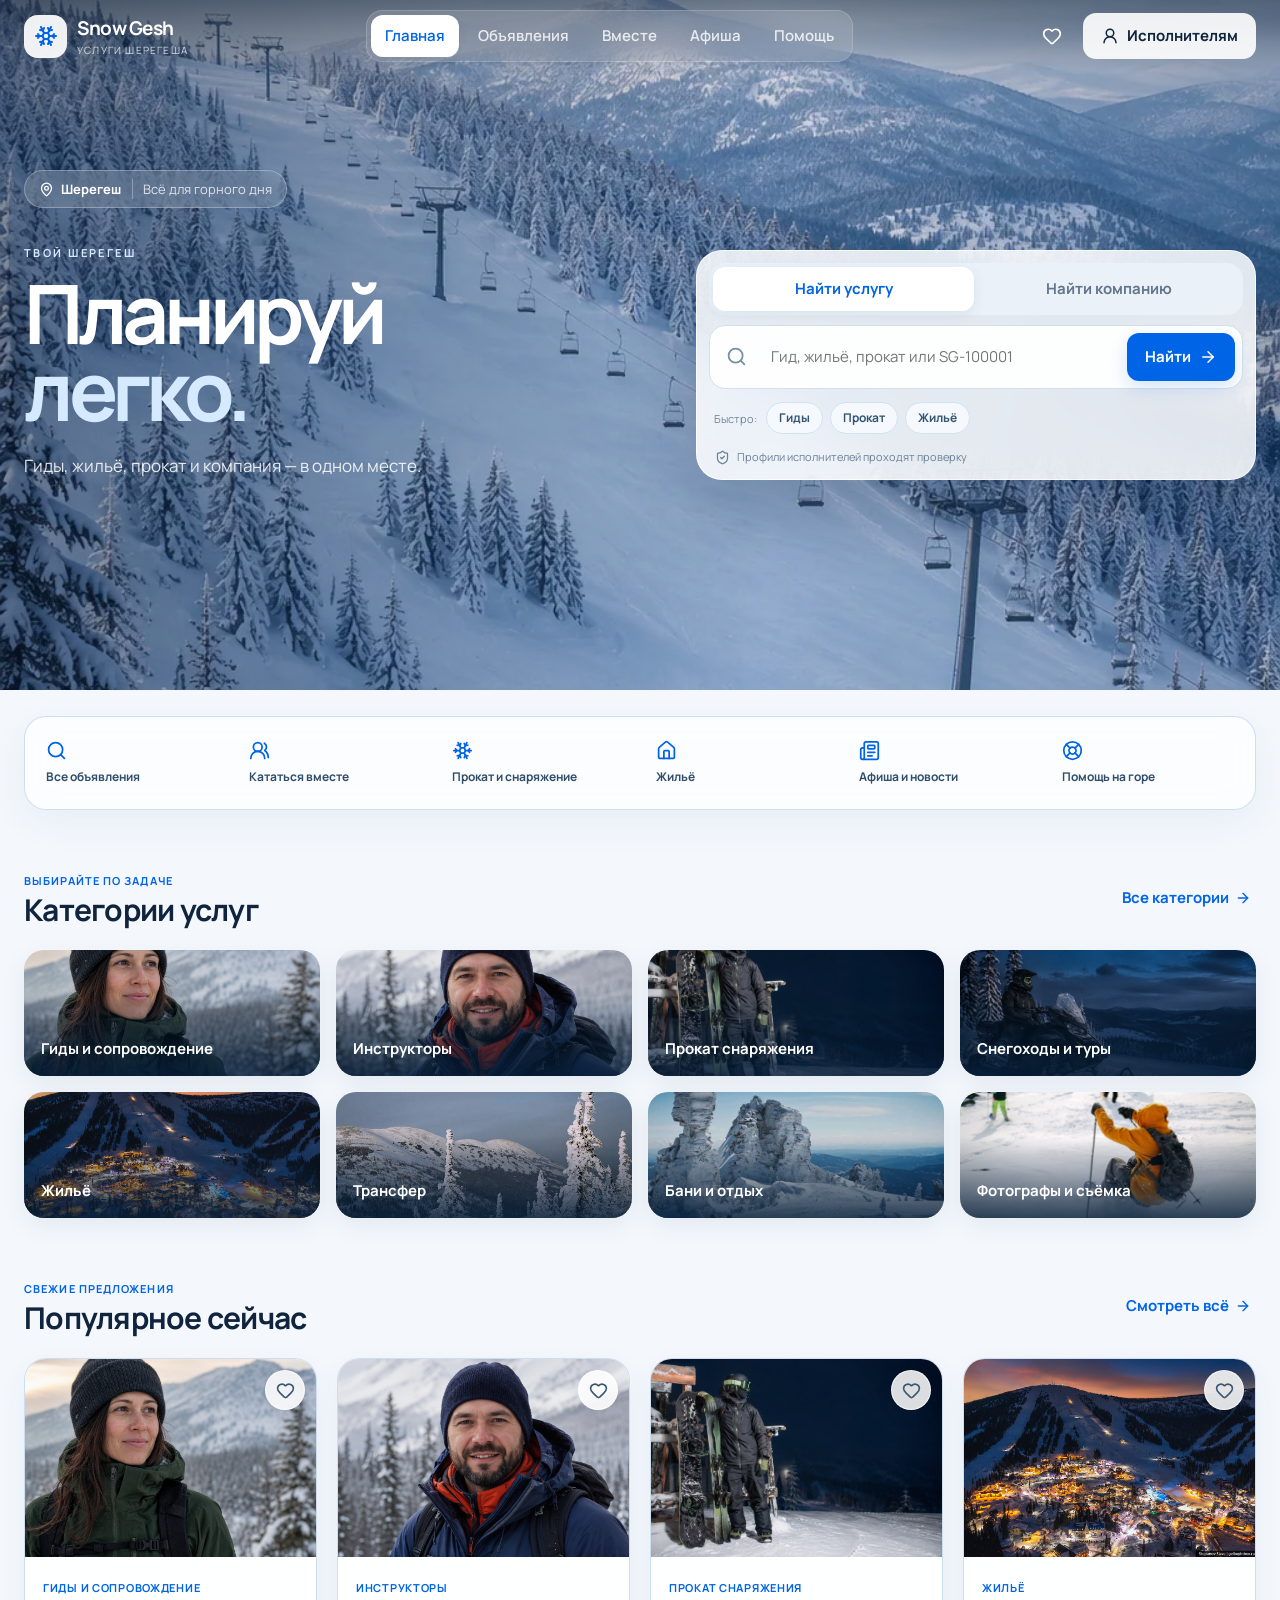
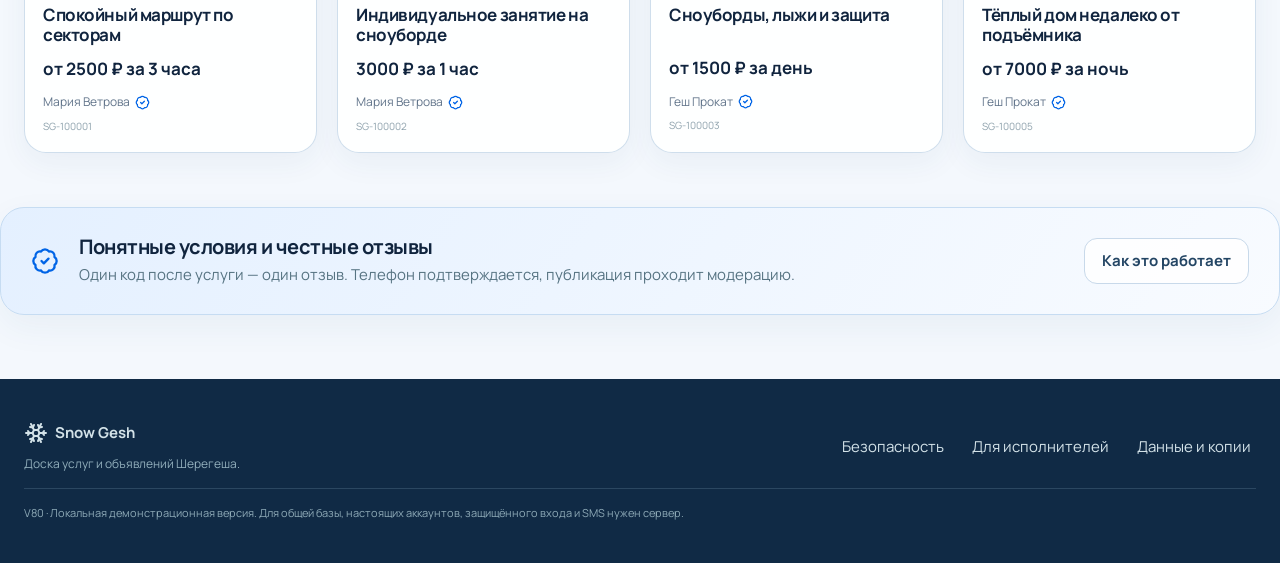
<file: index.html>
<!doctype html>
<html lang="ru">
  <head>
    <meta charset="UTF-8" />
    <meta name="viewport" content="width=device-width, initial-scale=1.0, viewport-fit=cover" />
    <meta name="theme-color" content="#f4f8fd" />
    <meta name="description" content="Snow Gesh — гиды, жильё, прокат, компания для катания и афиша Шерегеша." />
    <link rel="icon" href="/favicon.svg" type="image/svg+xml" />
    <link rel="manifest" href="/manifest.webmanifest" />
    <link rel="apple-touch-icon" href="/icon-192.png" />
    <link rel="preload" href="/fonts/manrope-regular.ttf" as="font" type="font/ttf" crossorigin />
    <title>Snow Gesh — услуги и объявления Шерегеша</title>
    <script type="module" crossorigin src="/assets/index-ClW9JQYZ.js"></script>
    <link rel="stylesheet" crossorigin href="/assets/index-DySywuD0.css">
  </head>
  <body>
    <div id="root"></div>
  </body>
</html>
</file>
<file: assets/index-DySywuD0.css>
@font-face{font-family:Manrope;src:url(/fonts/manrope-regular.ttf) format("truetype");font-weight:400;font-display:swap}@font-face{font-family:Manrope;src:url(/fonts/manrope-semibold.ttf) format("truetype");font-weight:600;font-display:swap}@font-face{font-family:Manrope;src:url(/fonts/manrope-bold.ttf) format("truetype");font-weight:700 800;font-display:swap}*{box-sizing:border-box}html{scroll-behavior:smooth}body{margin:0;min-width:320px;background:#edf5f8;color:#17384a;font-family:Manrope,-apple-system,BlinkMacSystemFont,Segoe UI,sans-serif;font-size:15px;line-height:1.55}button,input,textarea,select{font:inherit}button,a{-webkit-tap-highlight-color:transparent}button{cursor:pointer}button:disabled{cursor:not-allowed;opacity:.5}a{color:inherit;text-decoration:none}img{display:block;max-width:100%}h1,h2,h3,p{margin-top:0}h1,h2,h3{line-height:1.16;letter-spacing:-.025em}button:focus-visible,a:focus-visible,input:focus-visible,textarea:focus-visible,select:focus-visible{outline:3px solid #56b9e5;outline-offset:3px}.app-shell{min-height:100vh}.skip-link{position:fixed;top:-100px;left:16px;z-index:1000;background:#fff;padding:12px}.skip-link:focus{top:12px}.site-header{height:76px;display:flex;align-items:center;gap:34px;padding:0 max(24px,calc((100vw - 1240px)/2));background:#f8fcfef0;border-bottom:1px solid #dce9ef;position:sticky;top:0;z-index:40;-webkit-backdrop-filter:blur(16px);backdrop-filter:blur(16px)}.brand{display:flex;align-items:center;gap:10px;border:0;background:none;color:#153f58;padding:0;text-align:left;flex-shrink:0}.brand-mark{display:grid;place-items:center;width:43px;height:43px;background:#168abb;color:#fff;border-radius:13px}.brand strong{display:block;font-size:19px;letter-spacing:-.04em}.brand small{display:block;font-size:10px;text-transform:uppercase;letter-spacing:.12em;color:#6d8a99}.desktop-nav{display:flex;gap:5px;margin:auto}.desktop-nav button{border:0;background:none;padding:10px 13px;color:#577181;border-radius:10px;font-weight:600}.desktop-nav button.active{color:#087ba9;background:#e4f3fa}.header-actions{display:flex;align-items:center;gap:9px}.header-favorite{position:relative;border:0;background:none;display:grid;place-items:center;width:44px;height:44px;color:#31566b}.header-favorite span{position:absolute;right:1px;top:1px;background:#087ba9;color:#fff;min-width:17px;height:17px;border-radius:9px;font-size:10px;display:grid;place-items:center}.button{min-height:44px;border-radius:11px;border:1px solid transparent;padding:10px 17px;display:inline-flex;align-items:center;justify-content:center;gap:8px;font-weight:700;transition:background .18s,transform .18s}.button:active{transform:translateY(1px)}.button.primary{background:#087fae;color:#fff}.button.primary:hover{background:#066d96}.button.secondary{background:#fff;border-color:#cfdee6;color:#274d62}.button.danger{background:#d84949;color:#fff}.button.full{width:100%}.account-button{background:#e6f2f7;color:#20536d}.mobile-menu-button{display:none;width:44px;height:44px;border:0;background:none;color:#234f66}.mobile-menu{display:none}.offline-banner{background:#fff0c9;padding:8px;text-align:center;font-size:13px;display:flex;align-items:center;justify-content:center;gap:8px}.hero{min-height:510px;background:linear-gradient(90deg,#e6f5fbf7,#e4f4fbd6 42%,#e5f4f92e),url(/media/sheregesh-static-ice-morning.webp) center 47% / cover no-repeat;display:flex;align-items:center}.hero-inner{width:min(1240px,calc(100% - 48px));margin:auto;padding:58px 0 68px}.weather-pill{display:inline-flex;align-items:center;gap:7px;background:#ffffffd1;padding:7px 12px;border-radius:8px;font-weight:700;font-size:13px}.weather-pill span{font-weight:500;color:#69828f;border-left:1px solid #c7d8df;margin-left:4px;padding-left:10px}.hero h1{font-size:clamp(42px,5vw,68px);margin:24px 0 15px;color:#123e57;letter-spacing:-.055em}.hero h1 em{font-style:normal;color:#0c89b9}.hero-inner>p{font-size:18px;color:#4a697a;margin-bottom:28px}.hero-search{display:flex;align-items:center;gap:12px;background:#fff;padding:8px 8px 8px 18px;border-radius:16px;box-shadow:0 12px 45px #1b516b21;max-width:720px}.hero-search>svg{color:#75909e;flex-shrink:0}.hero-search input{border:0;outline:0;flex:1;min-width:0;height:48px;color:#17384a}.hero-note{display:flex;align-items:center;gap:7px;margin-top:16px;font-size:12px;color:#547180}.quick-section,.home-section,.page-section,.detail-page,.profile-page,.cabinet-page,.admin-page{width:min(1240px,calc(100% - 48px));margin-left:auto;margin-right:auto}.quick-section{margin-top:-25px;position:relative;z-index:2}.quick-grid{display:grid;grid-template-columns:repeat(6,1fr);background:#fff;border:1px solid #e1ebef;border-radius:16px;padding:10px;box-shadow:0 12px 30px #1d485e14}.quick-grid button{border:0;background:#fff;min-height:76px;padding:12px;display:flex;flex-direction:column;align-items:flex-start;justify-content:center;gap:7px;color:#2e586e;border-right:1px solid #e7eef2;position:relative;text-align:left;font-size:12px;font-weight:700}.quick-grid button:last-child{border:0}.quick-grid button>svg:first-child{color:#1189b7}.quick-grid button>svg:last-child{display:none}.quick-grid button:hover{background:#f0f8fb}.home-section{padding:52px 0 0}.section-row{display:flex;align-items:center;justify-content:space-between;gap:20px;margin-bottom:22px}.section-row h2{margin:2px 0 0;font-size:27px}.section-row p{margin:5px 0 0;color:#6a8492}.section-kicker{display:inline-flex;align-items:center;gap:6px;color:#1281aa;text-transform:uppercase;letter-spacing:.1em;font-size:11px;font-weight:800}.text-button{border:0;background:none;color:#087fae;display:inline-flex;align-items:center;gap:6px;font-weight:700;min-height:44px;padding:5px}.category-grid{display:grid;grid-template-columns:repeat(4,1fr);gap:14px}.category-grid button{height:112px;position:relative;overflow:hidden;border:0;border-radius:13px;padding:0;background:#d9e9ef}.category-grid img{width:100%;height:100%;-o-object-fit:cover;object-fit:cover;transition:transform .25s}.category-grid button:after{content:"";position:absolute;inset:35% 0 0;background:linear-gradient(transparent,#092635cc)}.category-grid span{position:absolute;z-index:1;bottom:13px;left:14px;color:#fff;font-weight:700;text-align:left}.category-grid button:hover img{transform:scale(1.035)}.ad-grid{display:grid;grid-template-columns:repeat(4,1fr);gap:18px}.ad-card{background:#fff;border:1px solid #dfe9ee;border-radius:15px;overflow:hidden;position:relative;min-width:0}.ad-image{display:block;border:0;padding:0;width:100%;height:188px;background:#dce8ed;position:relative}.ad-image img{width:100%;height:100%;-o-object-fit:cover;object-fit:cover}.favorite-button{position:absolute;right:11px;top:11px;width:40px;height:40px;border:0;border-radius:50%;background:#fffffff0;color:#49697b;display:grid;place-items:center}.favorite-button.active{color:#0785b5}.ad-card-content{display:block;text-align:left;border:0;background:none;width:100%;padding:16px}.ad-category{font-size:11px;text-transform:uppercase;letter-spacing:.065em;font-weight:800;color:#2184aa}.ad-card h3{font-size:17px;margin:7px 0 11px;min-height:39px}.ad-price{display:block;font-size:17px;color:#123f58;margin-bottom:11px}.ad-provider{display:flex;align-items:center;gap:5px;color:#5b7684;font-size:12px}.ad-provider svg{color:#0c94c3}.ad-card-content>small{display:block;color:#8ca0ab;font-size:10px;margin-top:7px}.checking-label{position:absolute;left:10px;top:10px;background:#fff2c9;color:#755814;font-size:11px;padding:5px 8px;border-radius:6px;font-weight:700}.trust-strip{margin:54px 0 64px;background:#dceef5;border-radius:16px;padding:27px 30px;display:flex;align-items:center;gap:20px}.trust-strip>svg{color:#0a88b5;flex-shrink:0}.trust-strip h2{font-size:20px;margin-bottom:5px}.trust-strip p{margin:0;color:#567382}.trust-strip .button{margin-left:auto;flex-shrink:0}.page-section,.detail-page,.profile-page,.cabinet-page,.admin-page{padding-top:42px;padding-bottom:70px;min-height:65vh}.page-heading{max-width:750px;margin-bottom:28px}.page-heading h1{font-size:38px;margin:8px 0 10px}.page-heading p{color:#617d8b;font-size:16px;margin:0}.catalog-tools{display:grid;grid-template-columns:1fr 235px 190px;gap:10px;background:#fff;padding:12px;border:1px solid #dce8ed;border-radius:14px}.search-field{display:flex;align-items:center;gap:10px;background:#fff;border:1px solid #ccdde5;border-radius:10px;padding:0 13px;min-height:46px}.search-field svg{color:#73909e;flex-shrink:0}.search-field input{border:0;outline:0;min-width:0;width:100%;height:44px}input,textarea,select{border:1px solid #cbdde5;border-radius:9px;background:#fff;color:#17384a;padding:11px 12px;min-height:44px;width:100%}textarea{resize:vertical}select{cursor:pointer}.results-line{display:flex;justify-content:space-between;align-items:center;padding:20px 0;color:#6b8390;font-size:13px}.results-line button{display:flex;align-items:center;gap:4px;background:none;border:0;color:#087fae}.split-heading{display:flex;align-items:center;justify-content:space-between;gap:25px}.split-heading .button{flex-shrink:0}.companion-list{display:grid;grid-template-columns:repeat(2,1fr);gap:18px}.companion-card{background:#fff;border:1px solid #dce8ed;border-radius:15px;padding:24px}.companion-top{display:flex;justify-content:space-between;align-items:center}.ad-number{font-size:11px;color:#7f96a1;letter-spacing:.05em}.companion-card h2{font-size:21px;margin:12px 0 9px}.companion-card>p{color:#5d7886}.companion-meta{display:grid;grid-template-columns:1fr 1fr;gap:9px;margin:18px 0;color:#466878;font-size:13px}.companion-meta span{display:flex;align-items:center;gap:7px}.contact-area{padding-top:15px;border-top:1px solid #e2ebef}.contact-buttons{display:flex;flex-wrap:wrap;gap:8px}.contact-copy{display:flex;flex-wrap:wrap;gap:8px;margin-top:10px}.contact-copy button{border:0;background:none;color:#587685;display:flex;gap:5px;align-items:center;padding:4px 0;font-size:12px}.news-grid{display:grid;grid-template-columns:1fr 1fr;gap:22px}.news-card{background:#fff;border:1px solid #dce8ed;border-radius:15px;overflow:hidden}.news-card>img{width:100%;height:250px;-o-object-fit:cover;object-fit:cover}.news-card>div{padding:23px}.news-card h2{margin:11px 0;font-size:23px}.news-card p{color:#587483}.news-card small{display:flex;align-items:center;gap:6px;flex-wrap:wrap;color:#738b97}.badge{display:inline-block;background:#e1f1f8;color:#11799f;font-size:11px;font-weight:800;padding:4px 8px;border-radius:5px}.empty-state{text-align:center;padding:55px 20px;color:#6b8490;background:#ffffff80;border-radius:16px}.empty-state>svg{width:38px;height:38px;color:#67a9c4}.empty-state h2{color:#264e63;margin:15px 0 8px}.empty-state .button{margin-top:12px}.back-button{display:inline-flex;align-items:center;gap:7px;background:none;border:0;color:#4e7183;min-height:44px;padding:0;margin-bottom:18px}.detail-layout{display:grid;grid-template-columns:minmax(0,1.15fr) minmax(350px,.85fr);gap:34px}.detail-main-image{height:500px;border-radius:18px;overflow:hidden;position:relative;background:#dce9ef}.detail-main-image>img{width:100%;height:100%;-o-object-fit:cover;object-fit:cover}.gallery-arrow{position:absolute;top:50%;width:44px;height:44px;border-radius:50%;border:0;background:#ffffffe6;display:grid;place-items:center;color:#234d63}.gallery-arrow.left{left:14px}.gallery-arrow.right{right:14px}.thumbnails{display:flex;gap:8px;margin-top:10px;overflow:auto}.thumbnails button{width:75px;height:60px;flex-shrink:0;padding:0;border:2px solid transparent;border-radius:8px;overflow:hidden;background:none}.thumbnails button.active{border-color:#118bb8}.thumbnails img{width:100%;height:100%;-o-object-fit:cover;object-fit:cover}.detail-info{background:#fff;border:1px solid #dce8ed;border-radius:18px;padding:28px;align-self:start}.detail-info h1{font-size:31px;margin:8px 0 14px}.detail-price{display:block;font-size:24px;margin-bottom:20px}.detail-description{color:#506f7f;white-space:pre-line}.detail-meta{display:flex;flex-direction:column;gap:6px;font-size:12px;color:#77909d;margin:18px 0}.detail-meta span{display:flex;align-items:center;gap:6px}.detail-provider{border:0;border-top:1px solid #e0eaef;border-bottom:1px solid #e0eaef;background:none;width:100%;padding:15px 0;display:flex;align-items:center;gap:12px;text-align:left}.detail-provider img{width:46px;height:46px;border-radius:50%;-o-object-fit:cover;object-fit:cover}.detail-provider span{flex:1}.detail-provider strong,.detail-provider small{display:block}.detail-provider small{color:#728996;font-size:11px}.detail-provider>svg{color:#0b8eb9}.rating-line{display:flex;align-items:center;gap:8px;margin:12px 0}.rating-line>span:last-child{font-size:12px;color:#708995}.stars{display:inline-flex;color:#e6a92c;gap:1px;align-items:center}.stars-input{gap:4px}.stars-input button{border:0;background:none;color:inherit;padding:3px;min-width:38px;min-height:38px}.detail-secondary{display:flex;flex-wrap:wrap;gap:7px;margin:12px 0}.detail-secondary .button{font-size:12px;padding:8px 11px}.safety-note{display:flex;align-items:flex-start;gap:8px;color:#68808c;font-size:12px;margin:15px 0 0}.safety-note svg{flex-shrink:0;margin-top:2px}.public-profile-head{background:#fff;border:1px solid #dce8ed;border-radius:17px;padding:26px;display:flex;gap:22px;align-items:center}.public-profile-head>img{width:110px;height:110px;border-radius:50%;-o-object-fit:cover;object-fit:cover}.public-profile-head>div{flex:1}.public-profile-head h1{margin:8px 0;font-size:33px}.public-profile-head p{color:#5f7c8b;margin-bottom:4px}.profile-page>.contact-area{background:#fff;padding:18px 24px;margin:12px 0 35px;border-radius:13px}.profile-reviews{margin-bottom:35px}.review{background:#fff;border-bottom:1px solid #dfe9ee;padding:18px 0}.review>div{display:flex;align-items:center;gap:10px;flex-wrap:wrap}.review small{display:flex;align-items:center;gap:4px;color:#67818e}.review p{margin:10px 0 0}.review blockquote{margin:12px 0 0;background:#edf6f9;padding:12px;border-radius:8px;color:#506e7d}.status{display:inline-flex;align-items:center;border-radius:5px;padding:4px 7px;font-size:10px;font-weight:800;background:#e6eef2;color:#55717f}.status.approved{background:#dff3e9;color:#21734d}.status.pending,.status.changes{background:#fff0c8;color:#806014}.status.blocked,.status.rejected{background:#fde4e4;color:#a23b3b}.help-grid{display:grid;grid-template-columns:1fr 1fr;gap:16px}.help-grid article{background:#fff;border:1px solid #dce8ed;border-radius:14px;padding:24px}.help-grid article>svg{color:#0b88b5}.help-grid h2{font-size:19px;margin:13px 0 8px}.help-grid p{color:#5c7785;margin:0}.emergency-card{background:#173f54;color:#fff;border-radius:15px;padding:24px 28px;display:flex;align-items:center;justify-content:space-between;margin-bottom:22px}.emergency-card span,.emergency-card strong{display:block}.emergency-card strong{font-size:34px}.emergency-card p{margin:5px 0 0;color:#c4d8e1}.help-links{display:flex;gap:10px;margin-top:22px}.account-guest{max-width:960px}.account-actions{background:#fff;border:1px solid #dce8ed;border-radius:16px;padding:28px;text-align:center}.account-actions .button{margin:auto}.account-actions p{margin:10px 0 0;color:#728b97;font-size:12px}.account-benefits{display:grid;grid-template-columns:repeat(3,1fr);gap:15px;margin:18px 0}.account-benefits>span{background:#e2f0f5;padding:22px;border-radius:13px;color:#5f7a88}.account-benefits svg{display:block;color:#1186b0;margin-bottom:12px}.account-benefits strong{display:block;color:#20485d;margin-bottom:5px}.account-secondary{display:flex;gap:10px}.account-secondary button{border:0;background:none;display:flex;gap:7px;align-items:center;color:#527586;min-height:44px}.modal-backdrop{position:fixed;inset:0;background:#0b23309e;z-index:100;display:flex;align-items:center;justify-content:center;padding:25px}.modal{background:#f7fbfd;width:min(540px,100%);max-height:90vh;border-radius:17px;overflow:hidden;box-shadow:0 24px 80px #0003;display:flex;flex-direction:column}.modal-wide{width:min(960px,100%)}.modal>header{display:flex;align-items:center;justify-content:space-between;padding:18px 22px;border-bottom:1px solid #dbe8ed;background:#fff}.modal>header h2{margin:0;font-size:20px}.icon-button{width:44px;height:44px;border:0;background:none;display:grid;place-items:center;color:#4c6c7d}.modal-content{padding:24px;overflow:auto}.form-grid{display:grid;gap:15px}.form-grid label{display:grid;gap:6px;font-weight:700;font-size:12px;color:#365a6c}.form-grid label small{font-weight:400;color:#738b97}.form-two{display:grid;grid-template-columns:1fr 1fr;gap:12px}.form-error{background:#fde8e8;color:#a03737;padding:10px 12px;border-radius:8px;margin:0}.local-notice{background:#eaf4f8;border:1px solid #d3e6ee;border-radius:9px;padding:12px 14px;color:#557281;font-size:12px;display:flex;gap:7px;align-items:flex-start}.local-notice svg{flex-shrink:0}.success-message{color:#23724e;background:#e0f3e9;padding:10px;border-radius:8px;display:flex;gap:7px;align-items:center}.segmented{display:grid;grid-template-columns:1fr 1fr;background:#e5eff3;padding:4px;border-radius:10px;margin-bottom:15px}.segmented button{border:0;background:none;min-height:40px;border-radius:8px;color:#5e7987;font-weight:700}.segmented button.active{background:#fff;color:#0b7fa9;box-shadow:0 2px 7px #143d5014}.auth-layout{display:grid;grid-template-columns:.8fr 1.2fr;gap:30px}.auth-intro h1{font-size:29px;margin:12px 0}.auth-intro p{color:#5f7c8b}.auth-steps{display:flex;flex-wrap:wrap;align-items:center;gap:8px;font-size:11px;color:#587684}.auth-steps span{display:flex;align-items:center;gap:5px}.auth-steps b{display:grid;place-items:center;width:23px;height:23px;background:#dff0f7;border-radius:50%;color:#087ea8}.input-icon{position:relative}.input-icon svg{position:absolute;left:12px;top:13px;color:#79929e}.input-icon input{padding-left:39px}.inline-field{display:flex;gap:7px}.inline-field .button{flex-shrink:0}.contact-fields{border:1px solid #d9e7ed;border-radius:11px;padding:15px;display:grid;gap:12px}.contact-fields legend{font-weight:800;padding:0 6px}.contact-fields>small{color:#698490}.settings-content{display:grid;gap:12px}.toast{position:fixed;bottom:25px;left:50%;transform:translate(-50%);z-index:200;background:#173f54;color:#fff;padding:13px 18px;border-radius:11px;box-shadow:0 8px 35px #0003;display:flex;align-items:center;gap:9px;max-width:calc(100% - 30px);font-size:13px}.cabinet-head{display:flex;align-items:center;gap:22px;background:#fff;padding:25px;border:1px solid #dce8ed;border-radius:16px}.cabinet-head>img{width:92px;height:92px;-o-object-fit:cover;object-fit:cover;border-radius:50%}.cabinet-head>div{flex:1}.cabinet-head h1{margin:7px 0;font-size:30px}.cabinet-head p{color:#607c8a;margin-bottom:6px}.cabinet-rating{display:flex;align-items:center;gap:7px}.cabinet-rating>span:last-child{font-size:12px;color:#6b8390}.cabinet-tabs,.admin-tabs{display:flex;gap:6px;margin:20px 0;overflow:auto;padding-bottom:3px}.cabinet-tabs button,.admin-tabs button{border:1px solid #d7e5eb;background:#fff;min-height:44px;padding:9px 14px;border-radius:9px;display:flex;align-items:center;gap:7px;white-space:nowrap;color:#557483}.cabinet-tabs button.active,.admin-tabs button.active{background:#0c83ae;color:#fff;border-color:#0c83ae}.cabinet-ads{display:grid;gap:12px}.cabinet-ads>article{display:grid;grid-template-columns:130px 1fr;background:#fff;border:1px solid #dce8ed;border-radius:13px;overflow:hidden}.cabinet-ads>article>img{width:130px;height:100%;-o-object-fit:cover;object-fit:cover}.cabinet-ad-body{padding:16px}.cabinet-ad-body h3{margin:8px 0;font-size:18px}.cabinet-ad-body>strong{display:block}.cabinet-ad-body small{display:flex;align-items:center;gap:5px;color:#718995;margin:7px 0}.cabinet-ad-actions{display:flex;flex-wrap:wrap;gap:5px}.cabinet-ad-actions button{border:0;background:#e9f3f7;color:#365e72;padding:7px 9px;border-radius:7px;display:flex;align-items:center;gap:4px;font-size:11px;min-height:34px}.code-list{display:flex;flex-wrap:wrap;gap:10px;margin-bottom:30px}.code-list>span{background:#fff;border:1px solid #d8e7ed;border-radius:9px;padding:10px 15px;display:flex;flex-direction:column}.code-list>span.used{opacity:.55}.code-list strong{letter-spacing:.14em}.code-list small{font-size:10px;color:#6c8490}.reply-form{display:flex;gap:7px;margin-top:12px}.reply-form .button{flex-shrink:0}.profile-editor{background:#fff;padding:24px;border-radius:14px;max-width:700px}.profile-editor dl>div{display:flex;justify-content:space-between;padding:11px 0;border-bottom:1px solid #e3edf1;gap:15px}.profile-editor dt{color:#728a96}.profile-editor dd{margin:0;text-align:right;overflow-wrap:anywhere}.logout-button{margin-top:20px}.admin-role{display:flex;align-items:center;gap:10px;margin-top:16px;font-size:12px;font-weight:700}.admin-role select{width:auto;min-width:170px}.admin-stats{display:grid;grid-template-columns:repeat(3,1fr);gap:12px}.admin-stats>span{background:#fff;padding:17px;border-radius:11px;display:flex;align-items:center;gap:9px;color:#5c7886}.admin-stats b{font-size:24px;color:#173f54}.admin-list{display:grid;gap:12px}.admin-list>article{background:#fff;border:1px solid #dce8ed;border-radius:12px;padding:19px;display:flex;align-items:center;justify-content:space-between;gap:20px}.admin-list h3{margin:8px 0;font-size:18px}.admin-list p{margin:5px 0;color:#5a7785}.admin-list small{color:#748b97}.admin-actions{display:flex;gap:7px;flex-wrap:wrap;justify-content:flex-end}.admin-reason{background:#fff0d0;padding:8px;border-radius:6px}.admin-news-form{background:#fff;padding:20px;border-radius:12px;margin-bottom:18px}.history-list{display:grid;gap:8px}.history-list article{background:#fff;padding:14px 17px;border-radius:10px;display:flex;gap:12px}.history-list p{margin:4px 0;color:#607c89}.history-list small{color:#7a909b}.qr-view{text-align:center}.qr-view img{margin:10px auto 18px;max-width:280px;width:100%;border:1px solid #d5e5ec;border-radius:12px}.qr-view p{color:#627e8c}.qr-view .button{margin:4px}footer{background:#173c50;color:#d3e2e8;padding:34px max(24px,calc((100vw - 1240px)/2));display:grid;grid-template-columns:1fr auto;gap:15px}.footer-brand{display:grid;grid-template-columns:auto 1fr;align-items:center;gap:7px}.footer-brand p{grid-column:1/-1;margin:3px 0 0;color:#91aebb;font-size:12px}footer>div:nth-child(2){display:flex;gap:18px}footer button{border:0;background:none;color:#d3e2e8;padding:5px}footer>p{grid-column:1/-1;border-top:1px solid #315467;padding-top:15px;margin:0;color:#8eaab7;font-size:11px}.bottom-nav{display:none}@media(max-width:1024px){.site-header{padding:0 24px;gap:20px}.desktop-nav button{padding:9px}.ad-grid,.quick-grid{grid-template-columns:repeat(3,1fr)}.quick-grid button{border-bottom:1px solid #e7eef2}.category-grid{grid-template-columns:repeat(4,1fr)}.detail-main-image{height:420px}.detail-layout{gap:20px}.detail-info{padding:22px}.hero-inner{padding-left:10px}.desktop-nav{gap:0}.account-button span{display:none}}@media(max-width:768px){body{font-size:14px;padding-bottom:67px}.site-header{height:64px;padding:0 16px;justify-content:space-between}.brand-mark{width:38px;height:38px}.brand strong{font-size:17px}.brand small{font-size:9px}.desktop-nav,.account-button{display:none}.header-actions{gap:2px}.mobile-menu-button{display:grid;place-items:center}.mobile-menu{display:grid;position:fixed;top:64px;left:0;right:0;background:#fff;z-index:39;padding:10px 16px 16px;box-shadow:0 10px 25px #16394b26}.mobile-menu button{display:flex;align-items:center;gap:10px;border:0;border-bottom:1px solid #e5edf1;background:none;min-height:48px;text-align:left;color:#345c70}.mobile-menu button svg:last-child{margin-left:auto}.hero{min-height:490px;background-position:62% center}.hero-inner{width:calc(100% - 32px);padding:42px 0 55px}.hero h1{font-size:42px}.hero-inner>p{font-size:15px;max-width:340px}.hero-search{padding:7px 7px 7px 13px;gap:8px}.hero-search .button{padding:10px 13px}.hero-search .button svg{display:none}.hero-search input{font-size:13px}.quick-section,.home-section,.page-section,.detail-page,.profile-page,.cabinet-page,.admin-page{width:calc(100% - 30px)}.quick-grid{grid-template-columns:1fr 1fr;padding:6px}.quick-grid button{min-height:65px;border:0!important}.quick-grid button>svg:last-child{display:block;position:absolute;right:10px}.home-section{padding-top:38px}.category-grid{grid-template-columns:1fr 1fr;gap:10px}.category-grid button{height:102px}.ad-grid{grid-template-columns:1fr 1fr;gap:11px}.ad-image{height:150px}.ad-card-content{padding:13px}.ad-card h3,.ad-price{font-size:15px}.section-row h2{font-size:23px}.section-row .text-button{font-size:12px}.trust-strip{margin:40px 0;padding:22px;align-items:flex-start;flex-wrap:wrap}.trust-strip .button{margin-left:0}.page-section,.detail-page,.profile-page,.cabinet-page,.admin-page{padding-top:27px;padding-bottom:40px}.page-heading h1{font-size:31px}.catalog-tools{grid-template-columns:1fr 1fr}.catalog-tools .search-field{grid-column:1/-1}.split-heading{display:block}.split-heading .button{margin-bottom:20px}.companion-list,.news-grid,.help-grid,.detail-layout{grid-template-columns:1fr}.detail-main-image{height:390px}.detail-info h1{font-size:27px}.public-profile-head{align-items:flex-start;flex-wrap:wrap;padding:20px}.public-profile-head>img{width:75px;height:75px}.public-profile-head h1{font-size:26px}.public-profile-head>.button{width:100%}.emergency-card{padding:20px}.account-benefits{grid-template-columns:1fr}.account-secondary{flex-direction:column}.modal-backdrop{padding:0;align-items:flex-end}.modal,.modal-wide{width:100%;max-height:94vh;border-radius:18px 18px 0 0}.modal-content{padding:19px}.auth-layout{grid-template-columns:1fr}.auth-intro{display:none}.cabinet-head{align-items:flex-start;flex-wrap:wrap;padding:19px}.cabinet-head>img{width:65px;height:65px}.cabinet-head h1{font-size:24px}.cabinet-head>.button{width:100%}.cabinet-ads>article{grid-template-columns:95px 1fr}.cabinet-ads>article>img{width:95px}.admin-list>article{display:block}.admin-actions{justify-content:flex-start;margin-top:12px}.admin-stats>span{padding:12px;flex-wrap:wrap;font-size:11px}.admin-stats b{font-size:20px}.bottom-nav{position:fixed;display:grid;grid-template-columns:repeat(5,1fr);left:0;right:0;bottom:0;z-index:50;background:#fcfefff7;border-top:1px solid #d7e5eb;padding:5px 4px max(5px,env(safe-area-inset-bottom));-webkit-backdrop-filter:blur(12px);backdrop-filter:blur(12px)}.bottom-nav button{border:0;background:none;color:#6b8491;min-height:52px;display:flex;flex-direction:column;align-items:center;justify-content:center;gap:2px;font-size:9px}.bottom-nav button.active{color:#087fae}.toast{bottom:77px;width:-moz-max-content;width:max-content}footer{padding:28px 20px;grid-template-columns:1fr}footer>div:nth-child(2){flex-wrap:wrap;gap:8px}footer>p{grid-column:1}}@media(max-width:420px){.hero h1{font-size:37px}.weather-pill span{display:none}.hero-search .button{font-size:0;min-width:46px}.hero-search .button svg{display:block}.ad-grid{grid-template-columns:1fr}.ad-image{height:210px}.ad-card h3{min-height:0}.companion-meta,.form-two{grid-template-columns:1fr}.detail-main-image{height:310px}.detail-info{padding:18px}.contact-buttons{display:grid}.contact-buttons .button{width:100%}.cabinet-ads>article{grid-template-columns:1fr}.cabinet-ads>article>img{width:100%;height:160px}.inline-field{flex-wrap:wrap}.inline-field input{flex:1;min-width:150px}.public-profile-head>div{min-width:180px}.emergency-card{display:block}.emergency-card .button{margin-top:15px}.reply-form{display:grid}}@media(prefers-reduced-motion:reduce){*{scroll-behavior:auto!important;transition:none!important}}:root{--ice-bg: #f4f8fd;--ice-ink: #10243e;--ice-blue: #0064e6;--ice-blue-dark: #0052bd;--ice-soft: #e8f2ff;--ice-line: #c8d9ea;--ice-muted: #62758b;--ice-panel: rgba(255, 255, 255, .82);--ice-shadow: 0 18px 50px rgba(38, 74, 111, .1)}body{background:var(--ice-bg);color:var(--ice-ink)}::-moz-selection{background:#cde4ff;color:var(--ice-ink)}::selection{background:#cde4ff;color:var(--ice-ink)}button,a,input,textarea,select{transition:border-color .18s,background .18s,color .18s,box-shadow .18s,transform .18s}button:focus-visible,a:focus-visible,input:focus-visible,textarea:focus-visible,select:focus-visible{outline-color:#69a8ff}.site-header{height:72px;background:#fafdffe0;border-bottom:1px solid rgba(184,208,229,.65);box-shadow:0 4px 22px #2044670a;-webkit-backdrop-filter:blur(22px) saturate(140%);backdrop-filter:blur(22px) saturate(140%)}.page-home .site-header{position:absolute;left:0;right:0;background:linear-gradient(rgba(7,25,48,.48),transparent);border:0;box-shadow:none;-webkit-backdrop-filter:none;backdrop-filter:none}.brand{color:var(--ice-ink)}.page-home .brand{color:#fff}.brand-mark{background:var(--ice-blue);border-radius:14px;box-shadow:inset 0 0 0 1px #fff3}.page-home .brand-mark{background:#ffffffeb;color:var(--ice-blue);-webkit-backdrop-filter:blur(12px);backdrop-filter:blur(12px)}.brand small{color:var(--ice-muted)}.page-home .brand small{color:#ffffffc7}.desktop-nav{padding:4px;border-radius:16px;background:#e6eff9a8}.desktop-nav button{color:#52677d;border-radius:12px;padding:9px 14px}.desktop-nav button.active{color:var(--ice-blue);background:#fff;box-shadow:0 3px 12px #1d446914}.page-home .desktop-nav{background:#ffffff1f;border:1px solid rgba(255,255,255,.16);-webkit-backdrop-filter:blur(16px);backdrop-filter:blur(16px)}.page-home .desktop-nav button{color:#ffffffd1}.page-home .desktop-nav button.active{color:var(--ice-blue);background:#fff}.header-favorite,.mobile-menu-button{color:#34516d;border-radius:13px}.header-favorite:hover,.mobile-menu-button:hover{background:var(--ice-soft)}.page-home .header-favorite,.page-home .mobile-menu-button{color:#fff}.header-favorite span{background:var(--ice-blue);border:2px solid white}.account-button{background:var(--ice-soft);color:var(--ice-blue)}.page-home .account-button{color:var(--ice-ink);background:#ffffffe6}.button{border-radius:13px;min-height:46px}.button.primary{background:var(--ice-blue);color:#fff;box-shadow:0 7px 18px #0064e629}.button.primary:hover{background:var(--ice-blue-dark);box-shadow:0 9px 22px #0064e638}.button.secondary{color:#234564;background:#ffffffdb;border-color:var(--ice-line)}.button.secondary:hover{border-color:#83afe0;background:#fff}.button.danger{background:#d84a57}.hero{min-height:690px;position:relative;display:block;background:#173454;overflow:hidden}.hero-photo{position:absolute;inset:0;background:linear-gradient(90deg,#04142a6b,#051b340d 60%,#051b342e),url(/media/sheregesh-static-ice-morning.webp) center 48% / cover no-repeat}.hero-inner{width:min(1240px,calc(100% - 48px));padding:146px 0 58px;position:relative;display:grid;grid-template-columns:1fr 560px;align-items:end;gap:70px}.hero-copy{align-self:center;color:#fff;padding-top:24px}.weather-pill{background:#ffffff26;border:1px solid rgba(255,255,255,.28);color:#fff;border-radius:999px;padding:8px 14px;-webkit-backdrop-filter:blur(14px);backdrop-filter:blur(14px)}.weather-pill span{color:#fffc;border-color:#ffffff4d}.hero-eyebrow{display:block;margin-top:36px;font-size:11px;text-transform:uppercase;letter-spacing:.22em;font-weight:800;color:#d5eaff}.hero h1{color:#fff;font-size:clamp(64px,6.4vw,94px);line-height:.94;letter-spacing:-.065em;margin:14px 0 24px}.hero h1 em{color:#d6eaff}.hero-inner .hero-copy>p{color:#ffffffde;font-size:17px;max-width:400px;margin:0}.hero-widget{background:#ffffffdb;border:1px solid rgba(255,255,255,.72);border-radius:26px;padding:12px;box-shadow:0 28px 75px #04193640;-webkit-backdrop-filter:blur(24px) saturate(145%);backdrop-filter:blur(24px) saturate(145%)}.hero-tabs{display:grid;grid-template-columns:1fr 1fr;padding:4px;gap:4px;background:#eaf1f9;border-radius:16px;margin-bottom:10px}.hero-tabs button{border:0;min-height:44px;border-radius:12px;background:transparent;color:#62758a;font-weight:700}.hero-tabs button.active{background:#fff;color:var(--ice-blue);box-shadow:0 4px 14px #1c446c14}.hero-search{max-width:none;padding:7px 7px 7px 16px;border:1px solid #d3e0ec;border-radius:16px;box-shadow:none;background:#fffffff2}.hero-search:focus-within{border-color:#74aaf1;box-shadow:0 0 0 4px #0064e614}.hero-search input{color:var(--ice-ink);background:transparent}.hero-search input:disabled{color:#75879a;opacity:1}.hero-search .button{min-height:48px;border-radius:12px}.hero-quick{display:flex;align-items:center;flex-wrap:wrap;gap:7px;padding:13px 5px 4px}.hero-quick>span{font-size:11px;color:#718397;margin-right:2px}.hero-quick button{border:1px solid #d2e2f2;background:#f5f9fe;color:#345572;border-radius:999px;padding:6px 12px;font-size:12px;font-weight:700}.hero-quick button:hover{color:var(--ice-blue);border-color:#8dbbf6;background:#edf5ff}.hero-note{color:#6c8095;margin:10px 6px 1px;font-size:11px}.quick-section{margin-top:26px}.quick-grid{border:1px solid rgba(197,216,234,.8);border-radius:22px;background:#ffffffb8;box-shadow:0 12px 38px #244a6d0f;-webkit-backdrop-filter:blur(16px);backdrop-filter:blur(16px);padding:8px;gap:5px}.quick-grid button{background:transparent;border:0!important;border-radius:15px;min-height:76px;color:#304d69;padding:13px}.quick-grid button:hover{background:#edf5ff;color:var(--ice-blue)}.quick-grid button>svg:first-child{color:var(--ice-blue)}.home-section{padding-top:58px}.section-row h2{font-size:30px;color:var(--ice-ink)}.section-kicker{color:var(--ice-blue)}.text-button{color:var(--ice-blue);border-radius:10px}.text-button:hover{background:var(--ice-soft)}.category-grid{gap:16px}.category-grid button{border-radius:20px;height:126px;box-shadow:0 8px 24px #173a5a14}.category-grid button:after{background:linear-gradient(transparent,#051e39d4)}.category-grid span{bottom:16px;left:17px;right:12px}.ad-grid{gap:20px}.ad-card{border:1px solid rgba(195,214,232,.8);border-radius:22px;background:#ffffffe0;box-shadow:0 10px 30px #2244650e;transition:transform .2s,box-shadow .2s,border-color .2s}.ad-card:hover{transform:translateY(-3px);border-color:#a9c8e6;box-shadow:0 18px 42px #2244651c}.ad-image{height:198px}.favorite-button{background:#ffffffdb;color:#395771;border:1px solid rgba(255,255,255,.75);-webkit-backdrop-filter:blur(12px);backdrop-filter:blur(12px);box-shadow:0 5px 16px #0f2b491f}.favorite-button.active{color:var(--ice-blue);background:#fff}.ad-card-content{padding:18px}.ad-category{color:var(--ice-blue)}.ad-card h3{font-size:17px;color:var(--ice-ink)}.ad-price{color:var(--ice-ink)}.ad-provider{color:var(--ice-muted)}.ad-provider svg{color:var(--ice-blue)}.checking-label{background:#fff8def0;color:#775b16;border:1px solid rgba(234,206,128,.5);-webkit-backdrop-filter:blur(10px);backdrop-filter:blur(10px);border-radius:999px}.trust-strip{background:linear-gradient(125deg,#e4f0ff,#f8fbff);border:1px solid #c6dcf2;border-radius:24px;box-shadow:0 12px 35px #2a50730f}.trust-strip>svg{color:var(--ice-blue)}.page-section,.detail-page,.profile-page,.cabinet-page,.admin-page{padding-top:50px;padding-bottom:84px}.page-heading h1{font-size:44px;color:var(--ice-ink);letter-spacing:-.045em}.page-heading p{color:var(--ice-muted)}.catalog-tools{background:transparent;border:0;border-radius:0;padding:0;gap:12px;box-shadow:none}.catalog-tools:before{display:none;content:none}.search-field,input,textarea,select{border-color:var(--ice-line);border-radius:13px;color:var(--ice-ink);background:#ffffffe0}.search-field{min-height:52px}.search-field:focus-within,input:focus,textarea:focus,select:focus{border-color:#77aaf0;box-shadow:0 0 0 4px #0064e612}.search-field input{box-shadow:none;border:0;background:transparent}.results-line{padding:22px 2px}.results-line button{color:var(--ice-blue);padding:7px;border-radius:8px}.companion-card,.news-card,.help-grid article,.account-actions,.public-profile-head,.cabinet-head,.profile-editor,.admin-news-form{border:1px solid rgba(195,214,232,.8);border-radius:22px;background:#ffffffd9;box-shadow:0 10px 30px #2244650d}.companion-card{padding:26px}.companion-card h2{color:var(--ice-ink)}.companion-meta{padding:14px;background:#f2f7fc;border-radius:14px}.contact-area{border-color:#dce7f1}.contact-copy button{color:#526f89;border-radius:7px;padding:6px}.contact-copy button:hover{background:var(--ice-soft);color:var(--ice-blue)}.news-card>img{height:270px}.badge{color:var(--ice-blue);background:var(--ice-soft);border-radius:999px;padding:5px 10px}.empty-state{border:1px dashed #bcd2e7;background:#ffffffa6;border-radius:24px}.empty-state>svg{color:var(--ice-blue)}.empty-state h2{color:var(--ice-ink)}.back-button{color:#365571;background:#ffffffb3;border:1px solid #d0dfec;border-radius:999px;padding:8px 15px;min-height:42px;-webkit-backdrop-filter:blur(10px);backdrop-filter:blur(10px)}.detail-main-image{border-radius:26px;box-shadow:var(--ice-shadow)}.detail-info{border:1px solid rgba(195,214,232,.85);border-radius:26px;background:#ffffffde;box-shadow:var(--ice-shadow);-webkit-backdrop-filter:blur(18px);backdrop-filter:blur(18px);padding:30px}.detail-info h1{font-size:34px}.detail-provider{border-color:#dce7f1}.detail-provider>svg{color:var(--ice-blue)}.gallery-arrow{background:#ffffffd6;-webkit-backdrop-filter:blur(12px);backdrop-filter:blur(12px);color:var(--ice-blue);box-shadow:0 5px 16px #14314e26}.thumbnails button{border-radius:12px}.thumbnails button.active{border-color:var(--ice-blue)}.public-profile-head{padding:30px}.public-profile-head>img{border-radius:28px;width:122px;height:122px}.profile-page>.contact-area{border:1px solid #d3e1ee;border-radius:20px;background:#fffc}.review{background:transparent;border-color:#d9e5ef}.review blockquote{background:#eaf3ff;border-radius:13px}.status{border-radius:999px;padding:5px 9px}.help-grid article>svg{color:var(--ice-blue)}.emergency-card{background:linear-gradient(120deg,#102d4b,#164b79);border-radius:24px;box-shadow:0 16px 38px #0f2b4629}.account-benefits>span{background:#eaf3ff;border:1px solid #d5e5f7;border-radius:20px}.account-benefits svg{color:var(--ice-blue)}.modal-backdrop{background:#081b318f;-webkit-backdrop-filter:blur(8px);backdrop-filter:blur(8px)}.modal{background:#f5f9fe;border:1px solid rgba(255,255,255,.7);border-radius:25px;box-shadow:0 30px 100px #04193147}.modal>header{background:#ffffffe6;border-color:#d8e5f0}.icon-button{border-radius:12px}.icon-button:hover{background:var(--ice-soft);color:var(--ice-blue)}.form-grid label{color:#35536f}.form-error{border-radius:12px}.local-notice{background:#eaf3ff;border-color:#cddff3;border-radius:14px;color:#4b6781}.success-message{border-radius:12px}.segmented{background:#e7eff8;border-radius:14px}.segmented button{border-radius:11px}.segmented button.active{color:var(--ice-blue)}.contact-fields{border-color:#cfdfed;border-radius:16px;background:#ffffff73}.toast{background:#10243ef0;border:1px solid rgba(255,255,255,.15);border-radius:15px;-webkit-backdrop-filter:blur(18px);backdrop-filter:blur(18px)}.cabinet-tabs,.admin-tabs{background:#e4edf7b8;border-radius:17px;padding:5px;width:-moz-fit-content;width:fit-content;max-width:100%}.cabinet-tabs button,.admin-tabs button{border:0;border-radius:12px;background:transparent;color:#526b83}.cabinet-tabs button.active,.admin-tabs button.active{background:#fff;color:var(--ice-blue);box-shadow:0 4px 12px #20446617}.cabinet-ads>article,.admin-list>article,.code-list>span,.history-list article{border:1px solid #d2e0ed;border-radius:18px;background:#ffffffd9;box-shadow:0 7px 24px #2142620a}.cabinet-ad-actions button{background:#edf4fb;color:#315876;border-radius:9px;min-height:38px}.cabinet-ad-actions button:hover{color:var(--ice-blue);background:#e3effe}.admin-stats>span{border:1px solid #d5e3f0;border-radius:18px;background:#fffc}.admin-stats b{color:var(--ice-ink)}.admin-role{width:-moz-fit-content;width:fit-content;padding:8px 12px;border-radius:14px;background:#eaf3ff}.admin-role select{background:#fff}footer{background:#102a45;padding-top:42px;padding-bottom:42px}footer>p{border-color:#2b4761}@media(max-width:1024px){.hero-inner{grid-template-columns:1fr 480px;gap:30px;padding-left:0}.hero h1{font-size:70px}.page-home .desktop-nav{display:none}.page-home .account-button{display:inline-flex}}@media(max-width:768px){body{padding-bottom:98px}.site-header,.page-home .site-header{height:66px;position:absolute;background:linear-gradient(rgba(7,25,48,.48),transparent);border:0;box-shadow:none;-webkit-backdrop-filter:none;backdrop-filter:none}.page-home .site-header{position:absolute}.brand,.page-home .brand{color:#fff}.brand small,.page-home .brand small{color:#ffffffc2}.brand-mark,.page-home .brand-mark{background:#ffffffeb;color:var(--ice-blue)}.header-favorite,.mobile-menu-button,.page-home .header-favorite,.page-home .mobile-menu-button{color:#fff}.mobile-menu{top:66px;left:14px;right:14px;border:1px solid rgba(255,255,255,.7);border-radius:20px;background:#fafdfff0;-webkit-backdrop-filter:blur(22px);backdrop-filter:blur(22px);box-shadow:0 18px 50px #0c264233;overflow:hidden}.mobile-menu button{color:#2c4e6c;padding:0 12px;border-color:#e2ebf3}.hero{min-height:690px}.hero-photo{background-position:58% center}.hero-inner{width:calc(100% - 28px);padding:105px 0 30px;display:flex;flex-direction:column;align-items:stretch;gap:32px}.hero-copy{padding:0 5px;align-self:auto}.weather-pill{font-size:12px}.hero-eyebrow{margin-top:25px}.hero h1{font-size:58px;margin:10px 0 17px}.hero-inner .hero-copy>p{font-size:14px;max-width:310px}.hero-widget{border-radius:23px;padding:10px}.hero-tabs button{font-size:12px}.hero-search{padding-left:12px}.hero-search input{font-size:12px}.hero-note{margin-top:8px}.quick-section{margin-top:16px}.quick-grid{border-radius:20px;gap:4px}.quick-grid button{min-height:72px;padding-right:24px;font-size:11px}.quick-grid button>svg:last-child{right:8px}.home-section{padding-top:42px}.section-row h2{font-size:25px}.category-grid button{height:112px;border-radius:17px}.ad-grid{gap:12px}.ad-card{border-radius:18px}.ad-image{height:160px}.ad-card-content{padding:14px}.page-section,.detail-page,.profile-page,.cabinet-page,.admin-page{padding-top:92px;padding-bottom:55px}.page-heading h1{font-size:34px}.catalog-tools{gap:9px}.catalog-tools select{min-height:48px;font-size:12px}.detail-info{padding:22px;border-radius:22px}.detail-main-image,.public-profile-head{border-radius:22px}.profile-page>.contact-area{padding:16px}.modal{border-radius:24px 24px 0 0}.modal>header{padding:15px 19px}.modal-content{padding-bottom:max(24px,env(safe-area-inset-bottom))}.bottom-nav{position:fixed;display:grid;grid-template-columns:repeat(5,1fr);left:12px;right:12px;bottom:max(10px,env(safe-area-inset-bottom));z-index:50;background:#fafdffd4;border:1px solid rgba(177,205,231,.85);border-radius:23px;padding:6px;box-shadow:0 14px 40px #193a5b33,inset 0 1px #fffc;-webkit-backdrop-filter:blur(24px) saturate(150%);backdrop-filter:blur(24px) saturate(150%)}.bottom-nav button{border:0;border-radius:17px;background:transparent;color:#657b91;min-height:54px;display:flex;flex-direction:column;align-items:center;justify-content:center;gap:3px;font-size:9px;font-weight:700;padding:4px 1px}.bottom-nav button.active{color:var(--ice-blue);background:#e4f0ff;box-shadow:inset 0 0 0 1px #93bcee40}.bottom-nav button:active{transform:scale(.96)}.toast{bottom:calc(91px + env(safe-area-inset-bottom));border-radius:14px}footer{margin-bottom:-98px;padding-bottom:125px}}@media(max-width:420px){.hero{min-height:660px}.hero h1{font-size:53px}.hero-inner{gap:25px}.hero-search .button{font-size:0;min-width:48px}.hero-search .button svg{display:block}.hero-quick{gap:5px}.hero-quick button{padding:5px 10px}.ad-grid{grid-template-columns:1fr}.ad-image{height:220px}.ad-card h3{font-size:18px}.ad-price{font-size:17px}.bottom-nav{left:9px;right:9px}.bottom-nav button{font-size:8px}}@media(max-width:768px){.site-header{position:sticky;background:#fafdffeb;border-bottom:1px solid rgba(184,208,229,.65);box-shadow:0 4px 22px #2044670a;-webkit-backdrop-filter:blur(22px) saturate(140%);backdrop-filter:blur(22px) saturate(140%)}.page-home .site-header{position:absolute;left:0;right:0;background:linear-gradient(rgba(7,25,48,.48),transparent);border:0;box-shadow:none;-webkit-backdrop-filter:none;backdrop-filter:none}.brand{color:var(--ice-ink)}.page-home .brand{color:#fff}.brand small{color:var(--ice-muted)}.page-home .brand small{color:#ffffffc2}.brand-mark{background:var(--ice-blue);color:#fff}.page-home .brand-mark{background:#ffffffeb;color:var(--ice-blue)}.header-favorite,.mobile-menu-button{color:#34516d}.page-home .header-favorite,.page-home .mobile-menu-button{color:#fff}.page-section,.detail-page,.profile-page,.cabinet-page,.admin-page{padding-top:30px}}.catalog-tools{grid-template-columns:minmax(0,1fr) 205px}.category-filter{display:flex;flex-wrap:wrap;gap:8px;margin:16px 0 8px}.category-filter button{min-height:42px;display:inline-flex;align-items:center;justify-content:center;gap:8px;border:1px solid #cfdfed;border-radius:999px;padding:9px 14px;background:#ffffffc2;color:#3b5873;font-size:12px;font-weight:700}.category-filter button:hover{border-color:#86b5ec;color:var(--ice-blue);background:#f3f8ff}.category-filter button.active{background:var(--ice-blue);border-color:var(--ice-blue);color:#fff;box-shadow:0 6px 16px #0064e629}.category-filter button>span{min-width:21px;height:21px;padding:0 5px;display:grid;place-items:center;border-radius:999px;background:#e6eff9;color:#4b6782;font-size:10px}.category-filter button.active>span{background:#fff3;color:#fff}.companion-filter,.news-filter{margin-bottom:22px}.contact-title{display:block;margin-bottom:10px;color:#35526d;font-size:12px;font-weight:800}.admin-stats>button{border:1px solid #d5e3f0;border-radius:18px;background:#fffc;padding:18px;display:flex;align-items:center;gap:10px;color:#5c7489;text-align:left}.admin-stats>button:hover{border-color:#8bb8eb;background:#f5f9ff;transform:translateY(-2px)}.admin-stats>button svg{color:var(--ice-blue)}.admin-stats>button b{color:var(--ice-ink);font-size:25px}.role-note{margin-top:10px!important;font-size:12px!important;color:#6a8094!important}.admin-tabs button>span,.cabinet-tabs button>span{min-width:22px;height:22px;padding:0 5px;display:grid;place-items:center;border-radius:999px;background:#5e7b961a;font-size:10px}.admin-tabs button.active>span,.cabinet-tabs button.active>span{background:var(--ice-soft)}.admin-filter{margin:14px 0 18px}.admin-list .empty-state{width:100%}.form-choice{display:grid;gap:7px;color:#35536f;font-size:12px;font-weight:700}.form-choice>div{display:flex;flex-wrap:wrap;gap:6px}.form-choice button{min-height:40px;border:1px solid #cfdfed;border-radius:11px;padding:8px 11px;background:#fff;color:#516c84;font-size:12px;font-weight:700}.form-choice button.active{color:var(--ice-blue);border-color:#79aef0;background:#eaf3ff;box-shadow:inset 0 0 0 1px #0064e614}.category-picker{margin:0;padding:0;border:0}.category-picker legend{margin-bottom:8px;color:#35536f;font-size:12px;font-weight:700}.category-picker>div{display:flex;flex-wrap:wrap;gap:7px}.category-picker button{min-height:40px;border:1px solid #cfdfed;border-radius:999px;padding:8px 12px;background:#fff;color:#516c84;font-size:11px;font-weight:700}.category-picker button.active{color:#fff;border-color:var(--ice-blue);background:var(--ice-blue)}.cabinet-summary{display:grid;grid-template-columns:repeat(4,1fr);gap:10px;margin:14px 0}.cabinet-summary button{min-height:88px;display:flex;flex-direction:column;align-items:flex-start;justify-content:center;border:1px solid #d4e2ef;border-radius:18px;background:#ffffffc7;padding:15px 18px;color:#647b90;text-align:left}.cabinet-summary button:hover{border-color:#8bb8eb;background:#f5f9ff}.cabinet-summary strong{color:var(--ice-ink);font-size:25px;line-height:1.1}.cabinet-summary span{margin-top:5px;font-size:11px}.cabinet-filter{margin-bottom:16px}.code-copy{display:inline-flex;align-items:center;gap:4px;margin-top:7px;border:0;border-radius:7px;padding:4px 0;background:transparent;color:var(--ice-blue);font-size:10px}.profile-editor>.section-row{margin-bottom:12px}.profile-editor>.section-row h2{font-size:23px}.review-list{display:grid;gap:12px}.review-list>article{border:1px solid #d5e2ef;border-radius:18px;background:#fffc;padding:18px}.review-list>article>div{display:flex;align-items:center;gap:9px;flex-wrap:wrap}.review-list blockquote{margin:12px 0 0;padding:12px;border-radius:12px;background:#eaf3ff}.form-actions{display:flex;flex-wrap:wrap;justify-content:flex-end;gap:8px;padding-top:15px;border-top:1px solid #dbe7f0}@media(max-width:768px){.category-filter{flex-wrap:nowrap;overflow-x:auto;margin-left:-15px;margin-right:-15px;padding:2px 15px 9px;scrollbar-width:none}.category-filter::-webkit-scrollbar{display:none}.category-filter button{flex-shrink:0;min-height:44px}.catalog-tools{grid-template-columns:1fr}.catalog-tools .search-field{grid-column:auto}.catalog-tools select{width:100%}.admin-stats>button{padding:13px;flex-wrap:wrap;font-size:11px}.admin-stats>button b{font-size:21px}.cabinet-summary{grid-template-columns:1fr 1fr}.cabinet-summary button{min-height:77px}.form-choice button{min-height:42px}.form-actions{justify-content:stretch}.form-actions .button{flex:1}}@media(max-width:420px){.category-picker>div{display:grid;grid-template-columns:1fr 1fr}.category-picker button{border-radius:12px}.form-two:has(.form-choice){grid-template-columns:1fr}}.catalog-view-switch{display:flex;gap:10px;margin:18px 0 14px}.catalog-view-switch button{min-height:48px;display:inline-flex;align-items:center;justify-content:center;gap:9px;border:1px solid #c9dcec;border-radius:15px;padding:11px 18px;background:#ffffffd1;color:#35536f;font-weight:800;cursor:pointer;transition:transform .18s ease-out,border-color .18s ease-out,background .18s ease-out,color .18s ease-out}.catalog-view-switch button:hover{border-color:#80b4eb;color:var(--ice-blue);background:#f5f9ff}.catalog-view-switch button:active{transform:scale(.98)}.catalog-view-switch button.active{border-color:var(--ice-blue);background:var(--ice-blue);color:#fff}.catalog-view-switch button:focus-visible,.catalog-category-grid button:focus-visible,.selected-category button:focus-visible{outline:3px solid rgba(0,100,230,.48);outline-offset:3px}.catalog-category-grid{display:grid;grid-template-columns:repeat(4,minmax(0,1fr));gap:16px;margin:0 0 26px}.catalog-category-grid>button{position:relative;min-width:0;min-height:148px;overflow:hidden;border:2px solid transparent;border-radius:20px;padding:0;background:#dce9f4;box-shadow:0 9px 25px #1d3f5e17;cursor:pointer;transition:transform .2s ease-out,border-color .2s ease-out,box-shadow .2s ease-out}.catalog-category-grid>button:after{content:"";position:absolute;inset:18% 0 0;background:linear-gradient(transparent,#051e39e6);pointer-events:none}.catalog-category-grid img{width:100%;height:100%;position:absolute;inset:0;-o-object-fit:cover;object-fit:cover;transition:transform .25s ease-out}.catalog-category-grid>button:hover{transform:translateY(-2px);border-color:#8bbcef;box-shadow:0 13px 30px #1d3f5e26}.catalog-category-grid>button:hover img{transform:scale(1.045)}.catalog-category-grid>button:active{transform:scale(.985)}.catalog-category-grid>button.active{border-color:#69adf8}.catalog-category-label{position:absolute;z-index:1;left:17px;right:14px;bottom:15px;display:flex;flex-direction:column;align-items:flex-start;gap:3px;color:#fff;text-align:left}.catalog-category-label strong{max-width:100%;font-size:16px;line-height:1.25;font-weight:800;text-wrap:balance}.catalog-category-label small{color:#ffffffe6;font-size:11px;line-height:1.3;font-weight:600}.category-check{position:absolute;z-index:2;top:12px;right:12px;color:#fff;filter:drop-shadow(0 2px 5px rgba(4,24,45,.55))}.selected-category{display:grid;grid-template-columns:74px minmax(0,1fr) auto;align-items:center;gap:14px;margin:0 0 20px;padding:10px;border:1px solid #ccdeed;border-radius:18px;background:#ffffffc7}.selected-category>img{width:74px;height:58px;-o-object-fit:cover;object-fit:cover;border-radius:12px}.selected-category>span{min-width:0;display:flex;flex-direction:column;gap:2px}.selected-category small{color:var(--ice-muted);font-size:11px;font-weight:700}.selected-category strong{color:var(--ice-ink);font-size:16px}.selected-category>button{min-height:44px;display:inline-flex;align-items:center;gap:4px;border:0;border-radius:12px;padding:8px 12px;background:#e7f1fd;color:var(--ice-blue);font-weight:800;cursor:pointer}@media(max-width:1024px){.catalog-category-grid{grid-template-columns:repeat(3,minmax(0,1fr))}}@media(max-width:768px){.catalog-view-switch{margin-top:15px}.catalog-view-switch button{flex:1;padding-inline:10px;font-size:13px}.catalog-category-grid{grid-template-columns:repeat(2,minmax(0,1fr));gap:11px;margin-bottom:22px}.catalog-category-grid>button{min-height:132px;border-radius:17px}.catalog-category-label{left:13px;right:10px;bottom:12px}.catalog-category-label strong{font-size:14px}}@media(max-width:420px){.catalog-category-grid>button{min-height:124px}.catalog-category-label strong{font-size:13px}.catalog-category-label small{font-size:10px}.selected-category{grid-template-columns:56px minmax(0,1fr) auto;gap:10px}.selected-category>img{width:56px;height:52px}.selected-category strong{font-size:13px}.selected-category>button{padding-inline:9px;font-size:12px}}@media(prefers-reduced-motion:reduce){.catalog-view-switch button,.catalog-category-grid>button,.catalog-category-grid img{transition:none}}.staff-gate{min-height:70vh;display:grid;place-items:center}.staff-gate-card{width:min(100%,520px);padding:34px;border:1px solid #c8d9ea;border-radius:26px;background:#ffffffe6;box-shadow:var(--ice-shadow)}.staff-gate-card h1{margin:14px 0 10px;color:var(--ice-ink);font-size:clamp(30px,5vw,42px);letter-spacing:-.04em}.staff-gate-card>p{color:var(--ice-muted);line-height:1.6}.staff-gate-card form{margin-top:24px}.staff-security-note{margin:18px 0 0;padding-top:17px;border-top:1px solid #dce7f1;font-size:12px}.admin-heading{display:flex;align-items:flex-start;justify-content:space-between;gap:24px}.admin-heading h1{margin-top:10px}.staff-session{flex-shrink:0;display:flex;align-items:center;gap:12px;padding:10px;border:1px solid #d2e0ed;border-radius:17px;background:#fffc}.staff-session>span{display:flex;flex-direction:column;padding-left:6px}.staff-session strong{color:var(--ice-ink);font-size:13px}.staff-session small{color:var(--ice-muted);font-size:11px}.moderation-detail{display:grid;gap:17px}.moderation-detail h2{margin:0;color:var(--ice-ink);font-size:25px;line-height:1.2}.moderation-profile-head{display:grid;grid-template-columns:110px minmax(0,1fr);align-items:center;gap:20px}.moderation-profile-head>img{width:110px;height:110px;-o-object-fit:cover;object-fit:cover;border-radius:20px}.moderation-profile-head p,.moderation-description{color:#49647d;line-height:1.65;white-space:pre-wrap}.moderation-ad-gallery{display:grid;grid-template-columns:repeat(2,minmax(0,1fr));gap:9px}.moderation-ad-gallery img{width:100%;height:210px;-o-object-fit:cover;object-fit:cover;border-radius:15px;background:#e5eef7}.moderation-ad-gallery img:first-child:last-child,.moderation-ad-gallery img:first-child:nth-last-child(3){grid-column:1 / -1;height:300px}.moderation-facts{display:grid;grid-template-columns:repeat(2,minmax(0,1fr));gap:1px;margin:0;overflow:hidden;border:1px solid #d5e2ee;border-radius:15px;background:#d5e2ee}.moderation-facts>div{min-width:0;padding:13px 15px;background:#fff}.moderation-facts dt{color:#72879a;font-size:11px;font-weight:700}.moderation-facts dd{margin:4px 0 0;color:#233f59;font-size:13px;font-weight:650}.break-word{overflow-wrap:anywhere}.decision-note{display:grid;gap:7px;color:#35536f;font-size:12px;font-weight:800}.decision-note textarea{width:100%;padding:12px;resize:vertical;font-weight:400}.moderation-decisions{display:flex;flex-wrap:wrap;gap:9px;padding-top:15px;border-top:1px solid #d9e5ef}.news-image-preview{display:flex;align-items:flex-end;gap:12px}.news-image-preview img{width:min(100%,420px);height:220px;-o-object-fit:cover;object-fit:cover;border-radius:16px}.team-layout{display:grid;grid-template-columns:minmax(300px,.8fr) minmax(0,1.2fr);align-items:start;gap:20px;margin-top:20px}.team-create,.team-list>article{border:1px solid #d2e0ed;border-radius:20px;background:#ffffffdb}.team-create{padding:23px}.team-create h2,.team-list>h2{margin:8px 0 0;color:var(--ice-ink);font-size:23px}.permission-picker{display:grid;gap:8px;margin:0;padding:14px;border:1px solid #d2e0ed;border-radius:14px}.permission-picker legend{padding:0 5px;color:#35536f;font-size:12px;font-weight:800}.permission-picker label,.team-permissions label{display:flex;align-items:center;gap:8px;color:#456078;font-size:12px;cursor:pointer}.permission-picker input,.team-permissions input{width:18px;height:18px;min-height:0;flex-shrink:0;accent-color:var(--ice-blue)}.team-list{display:grid;gap:12px}.team-list>article{display:grid;gap:16px;padding:19px}.team-user-head{display:flex;align-items:flex-start;justify-content:space-between;gap:12px}.team-user-head>span:first-child{display:flex;flex-direction:column}.team-user-head strong{color:var(--ice-ink)}.team-user-head small{color:var(--ice-muted)}.team-permissions{display:grid;grid-template-columns:1fr 1fr;gap:10px}.cabinet-ad-body .local-notice{margin:10px 0;font-size:11px}@media(max-width:900px){.admin-heading{flex-direction:column}.staff-session{width:100%;justify-content:space-between}.team-layout{grid-template-columns:1fr}}@media(max-width:600px){.staff-gate-card{padding:23px;border-radius:21px}.staff-session{align-items:stretch;flex-direction:column}.staff-session .button{width:100%}.moderation-profile-head{grid-template-columns:74px minmax(0,1fr);gap:13px}.moderation-profile-head>img{width:74px;height:74px;border-radius:15px}.moderation-ad-gallery img{height:150px}.moderation-ad-gallery img:first-child:last-child,.moderation-ad-gallery img:first-child:nth-last-child(3){height:210px}.moderation-facts,.team-permissions{grid-template-columns:1fr}.moderation-decisions{display:grid}.moderation-decisions .button{width:100%}.news-image-preview{align-items:stretch;flex-direction:column}.news-image-preview img{width:100%;height:190px}.bottom-nav button:last-child span{font-size:9px;letter-spacing:-.02em}}.visually-hidden{position:absolute;width:1px;height:1px;padding:0;margin:-1px;overflow:hidden;clip:rect(0,0,0,0);white-space:nowrap;border:0}.cabinet-head,.public-profile-head{position:relative;isolation:isolate;overflow:hidden}.cabinet-head.has-cover,.public-profile-head.has-cover{padding-top:142px}.profile-cover{position:absolute;z-index:-1;inset:0 0 auto;height:118px;background-position:center;background-size:cover}.profile-cover:after{content:"";position:absolute;inset:0;background:linear-gradient(transparent 45%,#f4f8fdf2)}.cabinet-head>*:not(.profile-cover),.public-profile-head>*:not(.profile-cover){position:relative}.cabinet-head-actions{display:flex;flex:0 0 auto!important;flex-direction:column;gap:8px}.profile-editor{max-width:900px}.profile-edit-hint{margin:-4px 0 20px;color:var(--ice-muted);font-size:13px}.profile-photo-editors{display:grid;grid-template-columns:1fr 1.35fr;gap:16px;margin-bottom:24px}.profile-avatar-editor,.profile-cover-editor{display:flex;align-items:center;gap:16px;min-width:0;padding:18px;border:1px solid #d5e2ee;border-radius:18px;background:#f7faff}.profile-avatar-editor>img{width:112px;height:112px;flex:0 0 auto;-o-object-fit:cover;object-fit:cover;border:4px solid #fff;border-radius:50%;box-shadow:0 5px 18px #1b41661f}.profile-avatar-editor strong,.profile-cover-editor strong{color:var(--ice-ink);font-size:15px}.profile-avatar-editor p,.profile-cover-editor p{margin:5px 0 12px;color:#5f7488;font-size:12px;line-height:1.5}.profile-cover-editor{align-items:stretch;flex-direction:column}.cover-preview{display:grid;width:100%;height:118px;place-items:center;border:1px dashed #aac3da;border-radius:13px;background:#eaf2fb;background-position:center;background-size:cover;color:#58758f}.cover-preview.has-image{border-style:solid}.profile-cover-editor .form-actions{align-items:center;margin:0}.profile-fields{padding-top:22px;border-top:1px solid #dce7f1}.profile-fields input:disabled{background:#edf3f8;color:#5d7184;cursor:not-allowed}.profile-account-facts{display:flex;flex-wrap:wrap;gap:8px 18px;color:#60778c;font-size:12px}.profile-save-actions{justify-content:flex-end;padding-top:8px}.review-code-guide{display:grid;grid-template-columns:minmax(0,1.35fr) minmax(280px,1fr);gap:28px;padding:24px;border:1px solid #cfe0ef;border-radius:20px;background:#ffffffe0}.review-code-guide h2{margin:7px 0}.review-code-guide p{margin:0;color:#536d84;line-height:1.65}.review-code-guide ol{display:grid;gap:12px;margin:0;padding:0;list-style:none}.review-code-guide li{display:flex;align-items:flex-start;gap:10px;color:#405d76;font-size:13px;line-height:1.45}.review-code-guide li b{display:grid;width:25px;height:25px;flex:0 0 auto;place-items:center;border-radius:50%;background:#e3effc;color:var(--ice-blue-dark)}.create-code-panel{display:grid;grid-template-columns:minmax(0,1fr) auto;align-items:end;gap:12px;margin:16px 0;padding:18px 20px;border-radius:18px;background:#eaf3fc}.create-code-panel label{display:grid;gap:7px;color:#294a67;font-size:13px;font-weight:750}.create-code-panel label>span{color:#6a8094;font-size:11px;font-weight:500}.latest-code{display:flex;align-items:center;gap:16px;margin:16px 0;padding:18px 20px;border:1px solid #9fc8b3;border-radius:17px;background:#eff9f3}.latest-code>span{color:#365f48;font-size:13px}.latest-code>strong{margin-right:auto;color:#173e2b;font-size:27px;letter-spacing:.12em}.code-active-title{margin-top:26px}.code-active-title h2 span,.used-codes summary span{color:var(--ice-blue)}.code-list{display:grid;gap:9px}.code-list>article{display:grid;grid-template-columns:minmax(0,1fr) auto auto;align-items:center;gap:10px;padding:13px 15px;border:1px solid #d5e3ef;border-radius:14px;background:#fff}.code-list>article>div{display:grid;gap:3px}.code-list>article strong{color:var(--ice-ink);font-size:18px}.code-list>article small{font-size:12px}.code-delete{display:flex;align-items:center;justify-content:center;gap:5px;min-height:40px;padding:8px 11px;border-radius:9px;background:#fff1f2;color:#a33b48;font-size:12px}.codes-empty{margin:0;padding:20px;border:1px dashed #c5d7e6;border-radius:14px;color:#657d91;text-align:center}.used-codes{margin:14px 0 22px;border:1px solid #d7e3ee;border-radius:14px;background:#ffffffb3}.used-codes summary{padding:15px 17px;color:#3f5e77;font-size:13px;font-weight:750;cursor:pointer}.used-codes>div{padding:0 17px 10px}.used-codes p{display:grid;grid-template-columns:100px 1fr auto;gap:12px;margin:0;padding:10px 0;border-top:1px solid #e3ebf2;color:#647b8e;font-size:12px}.used-codes p strong{color:#405a70;letter-spacing:.1em}.reviews-cabinet>h2{margin-top:30px}@media(max-width:900px){.cabinet-head-actions{flex-direction:row;flex-wrap:wrap}.profile-photo-editors,.review-code-guide{grid-template-columns:1fr}}@media(max-width:600px){.cabinet-head.has-cover,.public-profile-head.has-cover{padding-top:112px}.profile-cover{height:92px}.cabinet-head-actions,.cabinet-head-actions .button{width:100%}.cabinet-head-actions{flex-direction:column}.profile-editor{padding:18px}.profile-avatar-editor{align-items:flex-start;flex-direction:column}.profile-avatar-editor>img{width:94px;height:94px}.profile-avatar-editor .button,.profile-cover-editor .button,.profile-save-actions .button{width:100%}.profile-save-actions{display:grid}.review-code-guide{gap:20px;padding:19px}.create-code-panel{grid-template-columns:1fr;padding:16px}.create-code-panel .button{width:100%}.latest-code{align-items:stretch;flex-direction:column;gap:8px}.latest-code>strong{margin:0}.code-list>article{grid-template-columns:1fr 1fr}.code-list>article>div{grid-column:1 / -1}.code-list>article button{width:100%;min-height:44px}.used-codes p{grid-template-columns:90px 1fr}.used-codes p small{grid-column:1 / -1}}.form-stepper{display:grid;padding:0;list-style:none;grid-template-columns:repeat(4,1fr);gap:8px;margin:4px 0 22px}.form-stepper button{min-height:58px;padding:9px;border:1px solid #cfdeeb;border-radius:13px;background:#ffffffb8;color:#637c90;font-size:12px}.form-stepper button span{display:block;color:inherit;font-weight:800}.form-stepper button.active{border-color:#1474d4;background:#eaf4ff;color:#075daf}.form-stepper button.done{color:#207554}.field-tip,.photo-quality{display:block;margin-top:6px;color:#667f92;font-size:12px}.ad-step-actions{display:flex;justify-content:space-between;gap:10px;margin-top:22px}.phone-preview{max-width:390px;margin:10px auto;padding:16px;border:7px solid #17384a;border-radius:30px;background:#f4f8fd;box-shadow:0 18px 50px #17384a22}.phone-preview img{width:100%;max-height:300px;-o-object-fit:cover;object-fit:cover;border-radius:18px}.publication-checklist{display:grid;gap:8px;margin:16px 0;padding:16px;border-radius:15px;background:#eef7ff}.publication-checklist p{display:flex;gap:8px;margin:0}.editable-images{display:grid;grid-template-columns:repeat(2,minmax(0,1fr));gap:12px}.editable-images>div{position:relative;min-width:0;padding:8px;border:1px solid #d3e1ec;border-radius:15px;background:#fff}.editable-images img{width:100%;aspect-ratio:4/3;-o-object-fit:cover;object-fit:cover;border-radius:10px}.main-photo{position:absolute;top:15px;left:15px;padding:4px 8px;border-radius:8px;background:#fff;color:#075daf;font-size:11px;font-weight:800}.photo-controls{display:flex;flex-wrap:wrap;gap:5px;margin-top:8px}.photo-controls button,.photo-replace{display:inline-flex;align-items:center;justify-content:center;min-width:38px;min-height:38px;padding:7px;border-radius:9px;background:#edf4fa;color:#31576f}.cabinet-next{display:grid;grid-template-columns:minmax(220px,.8fr) 1.2fr;gap:24px;margin:22px 0;padding:22px;border:1px solid #ccdfed;border-radius:20px;background:#fffc}.readiness-block>div{display:flex;justify-content:space-between;gap:12px}.readiness-block progress{width:100%;height:12px;margin:14px 0;accent-color:#1474d4}.readiness-block small,.next-actions small{color:#647d90}.next-actions h2{margin-bottom:10px;font-size:19px}.next-actions>button{display:flex;width:100%;align-items:center;justify-content:space-between;gap:12px;padding:11px 0;border-top:1px solid #dfe9f1;background:transparent;color:#244a62;text-align:left}.next-actions>p{display:flex;gap:8px;margin:0;color:#257252}.advanced-filters{margin:14px 0;border:1px solid #cfdeeb;border-radius:16px;background:#ffffffbf}.advanced-filters summary{padding:14px 17px;color:#28536d;font-weight:700;cursor:pointer}.advanced-filters>div{display:grid;grid-template-columns:repeat(5,minmax(120px,1fr));gap:12px;padding:0 17px 17px}.advanced-filters label{display:grid;gap:5px;color:#597286;font-size:12px}.advanced-filters .check-filter{display:flex;align-items:center;gap:8px}.catalog-card-wrap{min-width:0}.catalog-card-wrap .ad-card{height:calc(100% - 42px)}.compare-button{display:flex;width:100%;min-height:38px;align-items:center;justify-content:center;gap:6px;margin-top:5px;border-radius:10px;background:#e7f0f7;color:#45657b;font-size:12px}.compare-button.active{background:#dceeff;color:#075daf;font-weight:800}.compare-bar{position:fixed;z-index:45;right:24px;bottom:24px;display:flex;align-items:center;gap:14px;padding:12px 14px 12px 20px;border:1px solid #bdd5e7;border-radius:17px;background:#fffffff5;box-shadow:0 16px 45px #17384a33;-webkit-backdrop-filter:blur(16px);backdrop-filter:blur(16px)}.compare-scroll{overflow-x:auto}.compare-grid{display:grid;gap:14px;min-width:-moz-min-content;min-width:min-content}.compare-grid>article{min-width:0;padding:14px;border:1px solid #d5e2ec;border-radius:15px}.compare-grid img{width:100%;aspect-ratio:16/10;-o-object-fit:cover;object-fit:cover;border-radius:10px}.compare-grid dl>div,.detail-conditions>div{display:grid;grid-template-columns:minmax(110px,.8fr) 1.2fr;gap:10px;padding:9px 0;border-top:1px solid #e0e9f0}.compare-grid dt,.detail-conditions dt{color:#6a8192;font-size:12px}.compare-grid dd,.detail-conditions dd{margin:0;overflow-wrap:anywhere}.detail-conditions{margin:20px 0}.report-link{color:#8a4d56}.similar-section{margin-top:34px}.companion-gear{padding:10px 12px;border-radius:11px;background:#eff5fa;font-size:13px}.companion-manage{margin-top:14px}.companion-manage form{display:grid;gap:10px;padding:14px;border-radius:12px;background:#f1f6fa}.companion-manage small{color:#6d8190}.news-extra{color:#315c74;font-weight:700}.news-form-actions{display:flex;flex-wrap:wrap;gap:9px}.news-preview{max-width:720px;margin:auto}.admin-extra-filters{display:grid;grid-template-columns:1fr 1fr 1fr;gap:10px;margin:12px 0}.admin-extra-filters label{display:grid;gap:5px;color:#647c8e;font-size:12px}.version-compare{margin:20px 0}.version-compare>div{display:grid;grid-template-columns:1fr 1fr;gap:12px}.version-compare article{padding:15px;border:1px solid #d7e3ed;border-radius:13px;background:#f8fbfd}.version-compare article strong,.version-compare article span{display:block;margin-bottom:8px}.version-compare .changed{padding:3px 5px;border-radius:5px;background:#fff0c9;color:#714e00}.duplicate-warning{padding:12px 14px;border-radius:12px;background:#fff4dc;color:#765510}.ad-history{margin:15px 0;padding:12px 15px;border:1px solid #d7e3ed;border-radius:12px}.ad-history summary{font-weight:800;cursor:pointer}.ad-history p{margin:10px 0 0}.ad-history small{display:block;color:#6c8190}.decision-note>div{display:flex;flex-wrap:wrap;gap:7px;margin-top:8px}.decision-note>div span{width:100%;color:#6a8192;font-size:12px}.decision-note>div button{padding:7px 9px;border-radius:8px;background:#edf4fa;color:#365c73;font-size:11px}.danger-outline{color:#a33b48}.staff-gate-card code{overflow-wrap:anywhere;color:#075daf}@media(max-width:900px){.advanced-filters>div{grid-template-columns:repeat(2,minmax(0,1fr))}.cabinet-next{grid-template-columns:1fr}}@media(max-width:600px){.form-stepper{grid-template-columns:repeat(4,minmax(90px,1fr));overflow-x:auto;padding-bottom:5px}.editable-images{grid-template-columns:1fr}.ad-step-actions,.news-form-actions{display:grid;grid-template-columns:1fr}.ad-step-actions .button,.news-form-actions .button{width:100%}.advanced-filters>div,.admin-extra-filters,.version-compare>div{grid-template-columns:1fr}.compare-bar{right:10px;bottom:82px;left:10px;justify-content:space-between;gap:7px;padding:10px 12px}.compare-bar .button{min-height:42px;padding:9px 12px}.detail-conditions>div{grid-template-columns:1fr;gap:3px}.cabinet-next{padding:17px}}@media print{body *{visibility:hidden}.qr-view,.qr-view *{visibility:visible}.qr-view{position:fixed;inset:0;padding:30px;background:#fff}.qr-view .button{display:none}}
</file>
